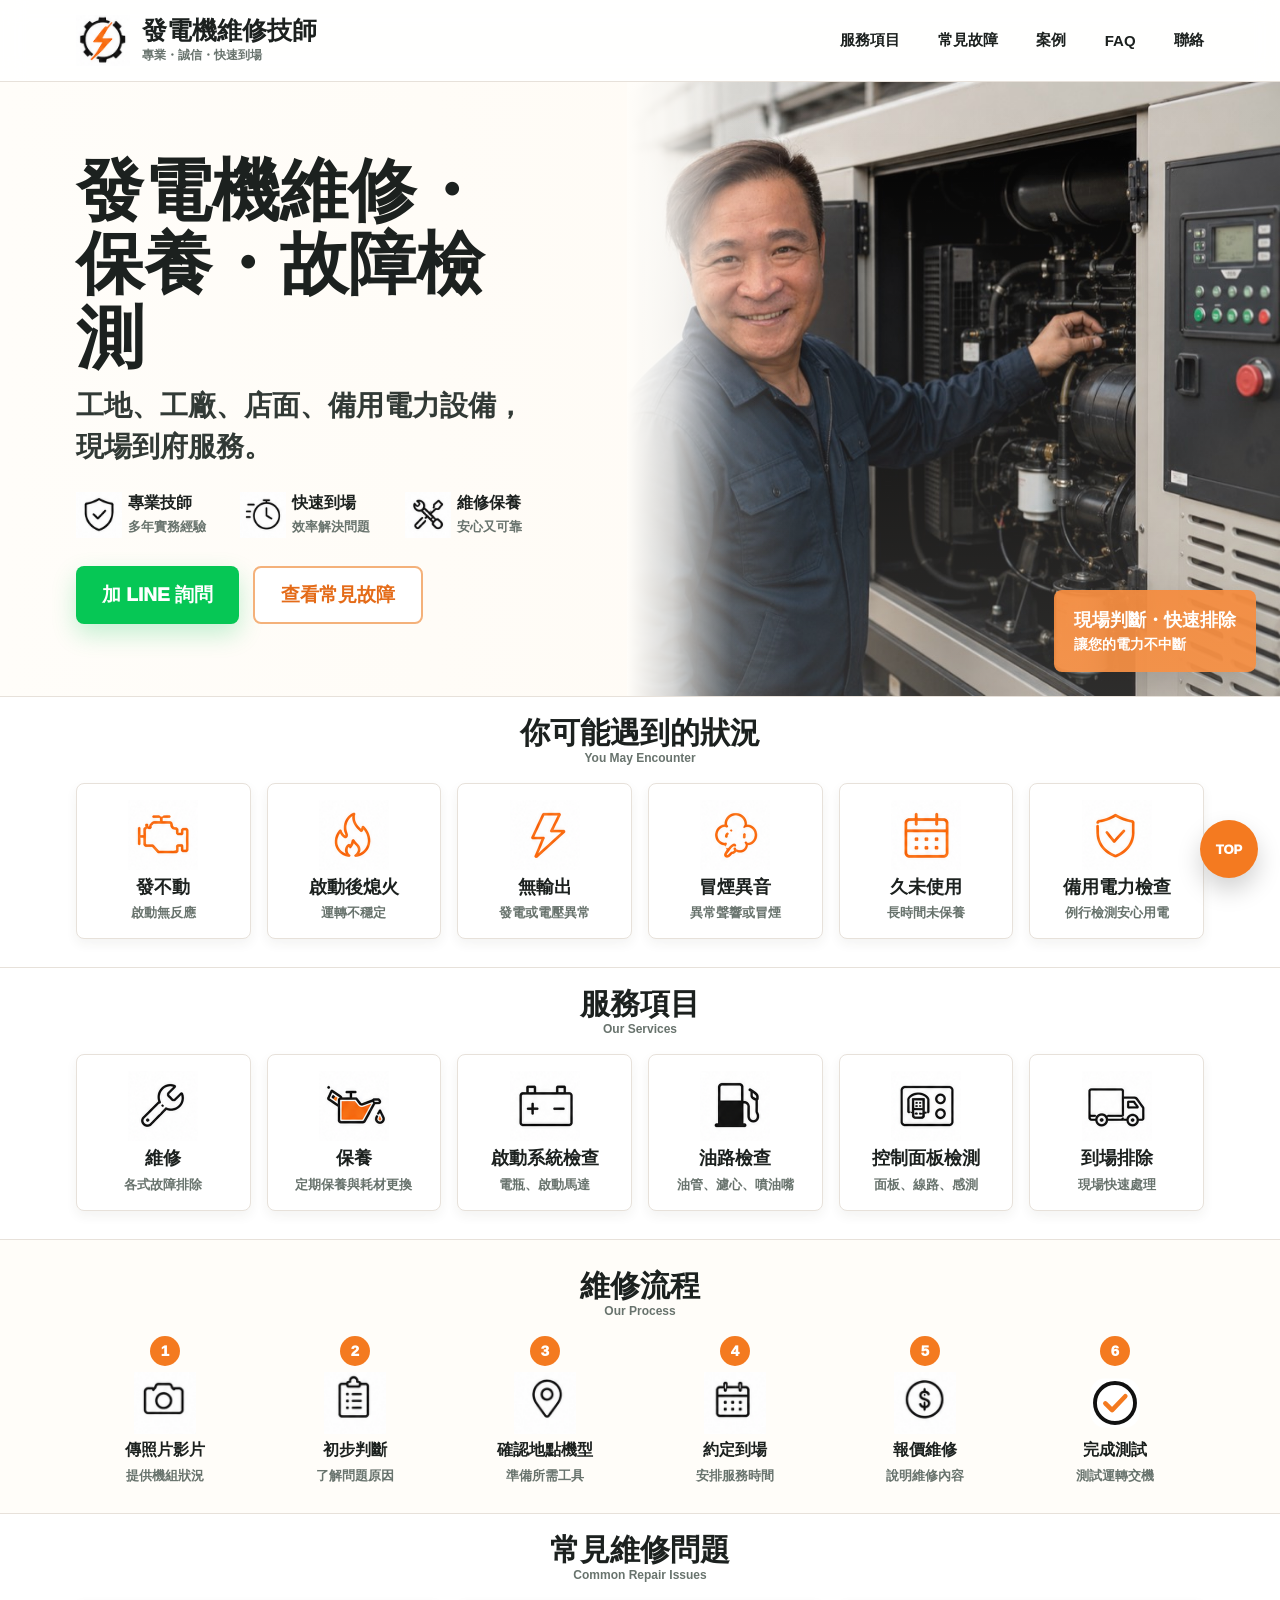
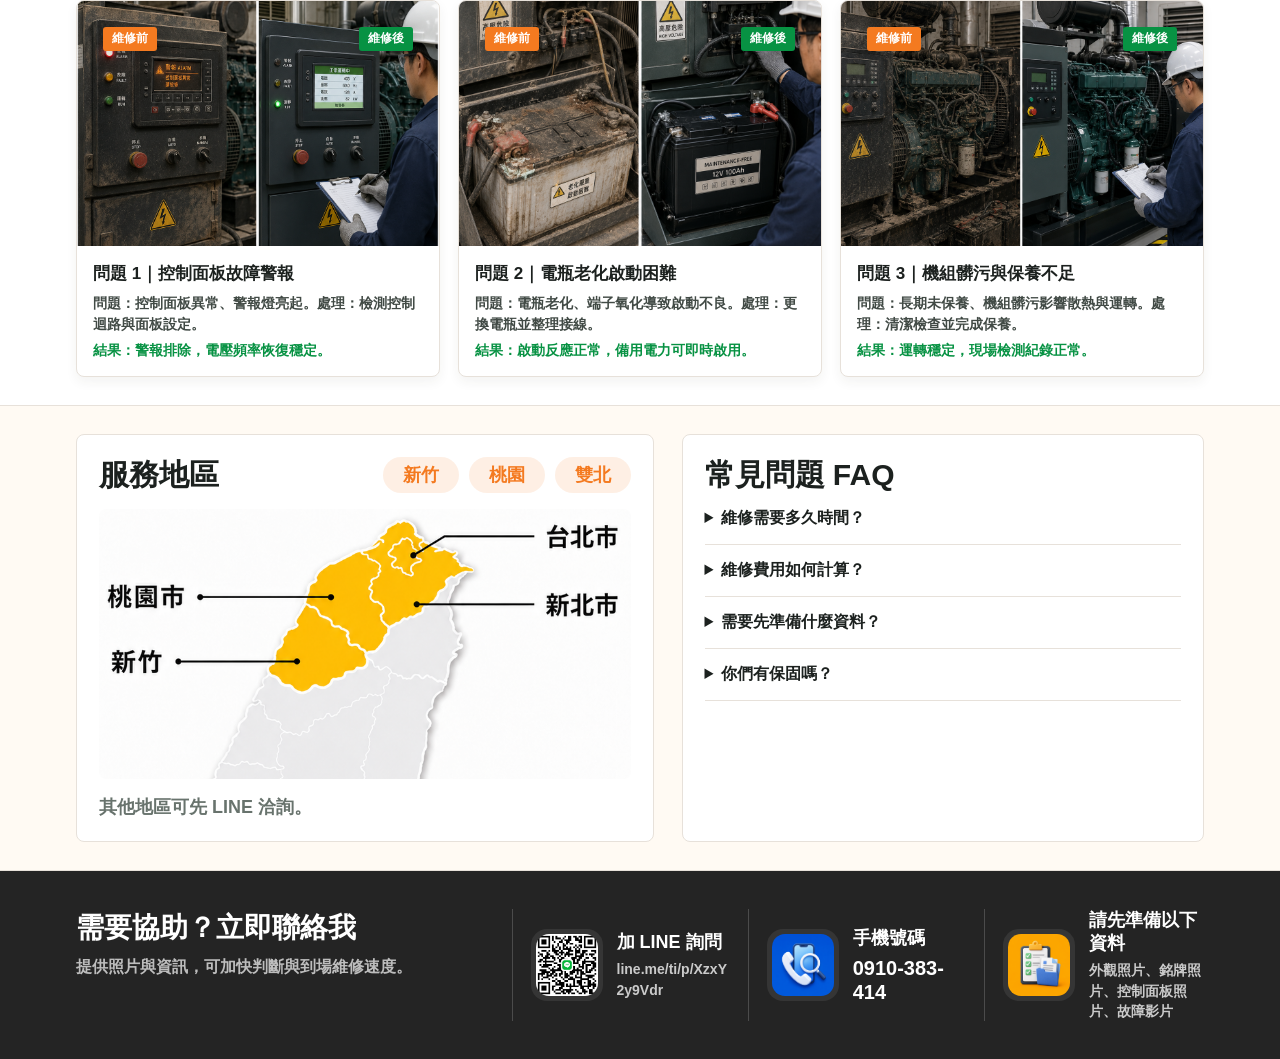
<file: index.html>
<!doctype html>
<html lang="zh-Hant">
  <head>
    <meta charset="utf-8">
    <meta name="viewport" content="width=device-width, initial-scale=1">
    <title>發電機維修技師</title>
    <link rel="stylesheet" href="styles.css">
  </head>
  <body>
    <header class="site-header">
      <a class="brand" href="#top" aria-label="回到首頁">
        <img class="brand-mark" src="logo.png" alt="">
        <span>
          <strong>發電機維修技師</strong>
          <small>專業・誠信・快速到場</small>
        </span>
      </a>
      <nav aria-label="主要導覽">
        <a href="#services">服務項目</a>
        <a href="#issues">常見故障</a>
        <a href="#cases">案例</a>
        <a href="#faq">FAQ</a>
        <a href="#contact">聯絡</a>
      </nav>
    </header>

    <main id="top">
      <section class="hero">
        <div class="hero-copy">
          <h1>發電機維修・保養・故障檢測</h1>
          <p class="lead">工地、工廠、店面、備用電力設備，現場到府服務。</p>

          <div class="trust-row" aria-label="服務特色">
            <div>
              <span class="sheet-icon icon-02" aria-hidden="true"></span>
              <strong>專業技師</strong>
              <small>多年實務經驗</small>
            </div>
            <div>
              <span class="sheet-icon icon-03" aria-hidden="true"></span>
              <strong>快速到場</strong>
              <small>效率解決問題</small>
            </div>
            <div>
              <span class="sheet-icon icon-04" aria-hidden="true"></span>
              <strong>維修保養</strong>
              <small>安心又可靠</small>
            </div>
          </div>

          <div class="hero-actions">
            <a class="line-button" href="https://line.me/ti/p/XzxY2y9Vdr">加 LINE 詢問</a>
            <a class="outline-button" href="#issues">查看常見故障</a>
          </div>
        </div>

        <div class="hero-media">
          <img src="hero-technician.jpg" alt="發電機維修技師現場檢查設備">
          <div class="hero-badge">
            <strong>現場判斷・快速排除</strong>
            <span>讓您的電力不中斷</span>
          </div>
        </div>
      </section>

      <section id="issues" class="section compact-section">
        <div class="section-title">
          <h2>你可能遇到的狀況</h2>
          <p>You May Encounter</p>
        </div>
        <div class="icon-grid six">
          <article><span class="sheet-icon icon-08" aria-hidden="true"></span><strong>發不動</strong><small>啟動無反應</small></article>
          <article><span class="sheet-icon icon-09" aria-hidden="true"></span><strong>啟動後熄火</strong><small>運轉不穩定</small></article>
          <article><span class="sheet-icon icon-10" aria-hidden="true"></span><strong>無輸出</strong><small>發電或電壓異常</small></article>
          <article><span class="sheet-icon icon-11" aria-hidden="true"></span><strong>冒煙異音</strong><small>異常聲響或冒煙</small></article>
          <article><span class="sheet-icon icon-12" aria-hidden="true"></span><strong>久未使用</strong><small>長時間未保養</small></article>
          <article><span class="sheet-icon icon-13" aria-hidden="true"></span><strong>備用電力檢查</strong><small>例行檢測安心用電</small></article>
        </div>
      </section>

      <section id="services" class="section compact-section">
        <div class="section-title">
          <h2>服務項目</h2>
          <p>Our Services</p>
        </div>
        <div class="icon-grid six">
          <article><span class="sheet-icon icon-14" aria-hidden="true"></span><strong>維修</strong><small>各式故障排除</small></article>
          <article><span class="sheet-icon icon-15" aria-hidden="true"></span><strong>保養</strong><small>定期保養與耗材更換</small></article>
          <article><span class="sheet-icon icon-16" aria-hidden="true"></span><strong>啟動系統檢查</strong><small>電瓶、啟動馬達</small></article>
          <article><span class="sheet-icon icon-17" aria-hidden="true"></span><strong>油路檢查</strong><small>油管、濾心、噴油嘴</small></article>
          <article><span class="sheet-icon icon-18" aria-hidden="true"></span><strong>控制面板檢測</strong><small>面板、線路、感測</small></article>
          <article><span class="sheet-icon icon-19" aria-hidden="true"></span><strong>到場排除</strong><small>現場快速處理</small></article>
        </div>
      </section>

      <section class="process">
        <div class="section-title">
          <h2>維修流程</h2>
          <p>Our Process</p>
        </div>
        <ol class="steps">
          <li><span class="step-number">1</span><i class="sheet-icon icon-20" aria-hidden="true"></i><strong>傳照片影片</strong><small>提供機組狀況</small></li>
          <li><span class="step-number">2</span><i class="sheet-icon icon-21" aria-hidden="true"></i><strong>初步判斷</strong><small>了解問題原因</small></li>
          <li><span class="step-number">3</span><i class="sheet-icon icon-22" aria-hidden="true"></i><strong>確認地點機型</strong><small>準備所需工具</small></li>
          <li><span class="step-number">4</span><i class="sheet-icon icon-23" aria-hidden="true"></i><strong>約定到場</strong><small>安排服務時間</small></li>
          <li><span class="step-number">5</span><i class="sheet-icon icon-24" aria-hidden="true"></i><strong>報價維修</strong><small>說明維修內容</small></li>
          <li><span class="step-number">6</span><img class="step-icon-img" src="icon-complete-test.svg" alt=""><strong>完成測試</strong><small>測試運轉交機</small></li>
        </ol>
      </section>

      <section id="cases" class="section compact-section">
        <div class="section-title">
          <h2>常見維修問題</h2>
          <p>Common Repair Issues</p>
        </div>
        <div class="case-grid">
          <article>
            <img class="case-photo" src="case-01.png" alt="控制面板故障維修前後案例">
            <div class="case-split-labels" aria-hidden="true">
              <span class="case-label before">維修前</span>
              <span class="case-label after">維修後</span>
            </div>
            <div>
              <strong>問題 1｜控制面板故障警報</strong>
              <p>問題：控制面板異常、警報燈亮起。處理：檢測控制迴路與面板設定。</p>
              <small>結果：警報排除，電壓頻率恢復穩定。</small>
            </div>
          </article>
          <article>
            <img class="case-photo" src="case-02.png" alt="發電機電瓶更換維修前後案例">
            <div class="case-split-labels" aria-hidden="true">
              <span class="case-label before">維修前</span>
              <span class="case-label after">維修後</span>
            </div>
            <div>
              <strong>問題 2｜電瓶老化啟動困難</strong>
              <p>問題：電瓶老化、端子氧化導致啟動不良。處理：更換電瓶並整理接線。</p>
              <small>結果：啟動反應正常，備用電力可即時啟用。</small>
            </div>
          </article>
          <article>
            <img class="case-photo" src="case-03.png" alt="發電機機組保養維修前後案例">
            <div class="case-split-labels" aria-hidden="true">
              <span class="case-label before">維修前</span>
              <span class="case-label after">維修後</span>
            </div>
            <div>
              <strong>問題 3｜機組髒污與保養不足</strong>
              <p>問題：長期未保養、機組髒污影響散熱與運轉。處理：清潔檢查並完成保養。</p>
              <small>結果：運轉穩定，現場檢測紀錄正常。</small>
            </div>
          </article>
        </div>
      </section>

      <section class="info-row">
        <div class="service-area">
          <div class="area-copy">
            <h2>服務地區</h2>
            <div class="area-chips" aria-label="服務地區列表">
              <span>新竹</span>
              <span>桃園</span>
              <span>雙北</span>
            </div>
          </div>
          <img src="service-area-map.png" alt="服務地區地圖：新竹、桃園市、台北市、新北市">
          <p>其他地區可先 LINE 洽詢。</p>
        </div>
        <div id="faq" class="faq">
          <h2>常見問題 FAQ</h2>
          <details>
            <summary>維修需要多久時間？</summary>
            <p>依故障狀況而定，建議先傳照片、影片與機型資訊，方便初步判斷。</p>
          </details>
          <details>
            <summary>維修費用如何計算？</summary>
            <p>會依到場地點、檢測項目、耗材與維修內容報價。</p>
          </details>
          <details>
            <summary>需要先準備什麼資料？</summary>
            <p>請準備外觀照片、控制面板照片、銘牌照片與故障影片。</p>
          </details>
          <details>
            <summary>你們有保固嗎？</summary>
            <p>依維修項目與更換零件提供說明。</p>
          </details>
        </div>
      </section>
    </main>

    <footer id="contact" class="contact-footer">
      <div class="footer-intro">
        <h2>需要協助？立即聯絡我</h2>
        <p>提供照片與資訊，可加快判斷與到場維修速度。</p>
      </div>
      <div class="footer-actions" aria-label="聯絡與準備資料">
        <a class="footer-card footer-line" href="https://line.me/ti/p/XzxY2y9Vdr">
          <span class="footer-icon-frame">
            <img src="line-qr.jpg" alt="LINE QR code">
          </span>
          <span class="footer-card-copy">
          <strong>加 LINE 詢問</strong>
          <small>line.me/ti/p/XzxY2y9Vdr</small>
          </span>
        </a>
        <a class="footer-card footer-phone" href="tel:0910383414">
          <span class="footer-icon-frame">
            <img src="icon-phone-search.png" alt="">
          </span>
          <span class="footer-card-copy">
            <strong>手機號碼</strong>
            <small>0910-383-414</small>
          </span>
        </a>
        <div class="footer-card checklist">
          <span class="footer-icon-frame">
            <img src="icon-prepare-docs.png" alt="">
          </span>
          <span class="footer-card-copy">
            <strong>請先準備以下資料</strong>
            <small>外觀照片、銘牌照片、控制面板照片、故障影片</small>
          </span>
        </div>
      </div>
    </footer>
    <a class="top-button" href="#top" aria-label="回到最上方">TOP</a>
  </body>
</html>
</file>
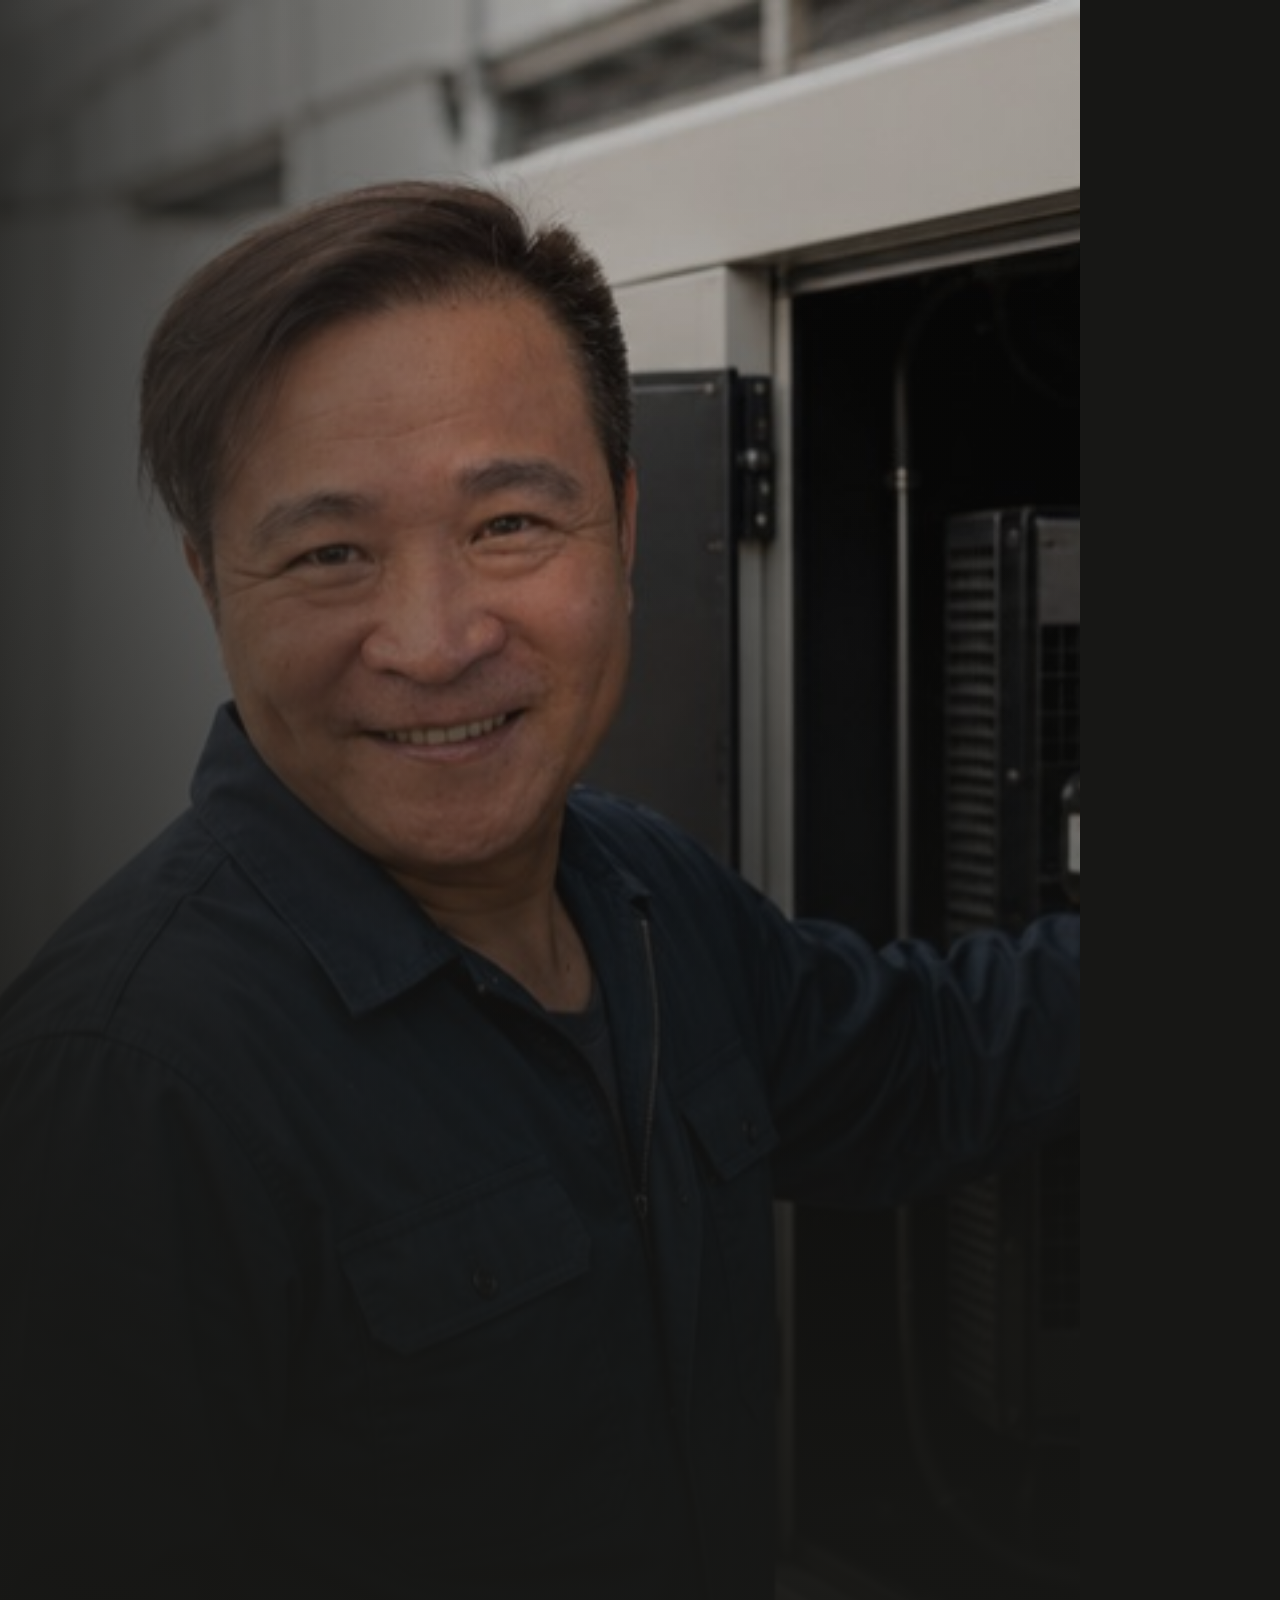
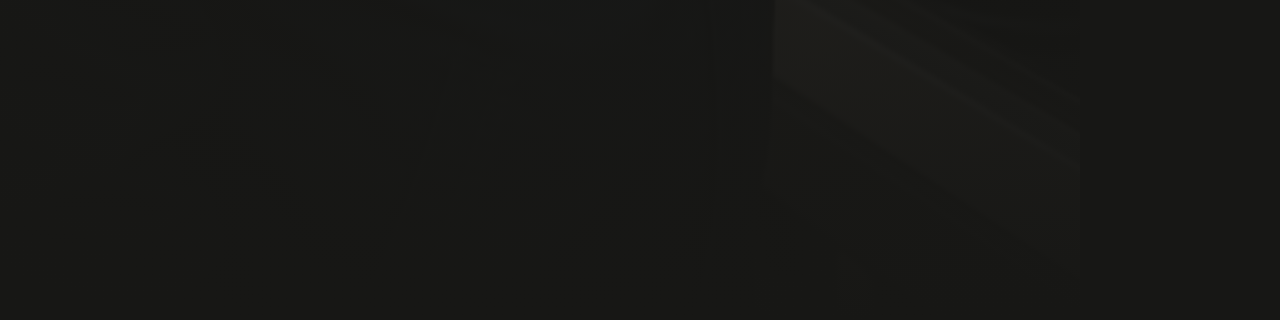
<file: ad-video/index.html>
<!doctype html>
<html lang="zh-Hant">
  <head>
    <meta charset="utf-8">
    <meta name="viewport" content="width=1080, initial-scale=1">
    <title>發電機維修廣告</title>
    <script src="gsap.min.js"></script>
    <style>
      * {
        box-sizing: border-box;
      }

      html,
      body {
        margin: 0;
        width: 1080px;
        height: 1920px;
        overflow: hidden;
        background: #171715;
        color: #fff7ec;
        font-family: "PingFang TC", "Microsoft JhengHei", sans-serif;
      }

      #generator-repair-ad {
        position: relative;
        width: 1080px;
        height: 1920px;
        overflow: hidden;
        background: #171715;
      }

      .scene {
        position: absolute;
        inset: 0;
        width: 1080px;
        height: 1920px;
        overflow: hidden;
        background: #171715;
      }

      .scene:not(#scene-1) {
        opacity: 0;
      }

      .scene-content {
        position: relative;
        z-index: 4;
        width: 100%;
        height: 100%;
        display: flex;
        flex-direction: column;
        padding: 112px 78px 96px;
        gap: 34px;
      }

      .bg-word {
        position: absolute;
        z-index: 1;
        left: -46px;
        bottom: 80px;
        color: rgba(255, 247, 236, 0.055);
        font-family: "Arial Black", "PingFang TC", sans-serif;
        font-size: 190px;
        line-height: 0.86;
        letter-spacing: 0;
        writing-mode: vertical-rl;
        pointer-events: none;
      }

      .glow {
        position: absolute;
        z-index: 1;
        width: 620px;
        height: 620px;
        border-radius: 999px;
        background: radial-gradient(circle, rgba(244, 122, 32, 0.34), rgba(244, 122, 32, 0));
        filter: blur(4px);
        pointer-events: none;
      }

      .glow.green {
        background: radial-gradient(circle, rgba(6, 199, 85, 0.28), rgba(6, 199, 85, 0));
      }

      .eyebrow {
        width: fit-content;
        padding: 13px 22px;
        border: 2px solid rgba(244, 122, 32, 0.85);
        border-radius: 999px;
        color: #ffb06f;
        font-size: 32px;
        font-weight: 950;
      }

      .headline {
        margin: 0;
        max-width: 920px;
        font-family: "Arial Black", "PingFang TC", sans-serif;
        font-size: 104px;
        line-height: 1.02;
        letter-spacing: 0;
      }

      .headline .orange {
        color: #f47a20;
      }

      .subline {
        margin: 0;
        max-width: 850px;
        color: #e8ded1;
        font-size: 43px;
        font-weight: 850;
        line-height: 1.32;
      }

      .hero-photo {
        position: absolute;
        inset: 0;
        z-index: 2;
      }

      .hero-photo img {
        width: 100%;
        height: 100%;
        object-fit: cover;
        object-position: 58% center;
      }

      .hero-photo::after {
        content: "";
        position: absolute;
        inset: 0;
        background:
          linear-gradient(180deg, rgba(23, 23, 21, 0.06) 0%, rgba(23, 23, 21, 0.12) 28%, rgba(23, 23, 21, 0.92) 79%, #171715 100%),
          linear-gradient(90deg, rgba(23, 23, 21, 0.86) 0%, rgba(23, 23, 21, 0.22) 52%, rgba(23, 23, 21, 0.2) 100%);
      }

      .brand-strip {
        margin-top: auto;
        display: flex;
        align-items: center;
        gap: 18px;
        padding: 20px 24px;
        width: fit-content;
        border-radius: 24px;
        background: rgba(255, 250, 243, 0.92);
        color: #171715;
        box-shadow: 0 26px 80px rgba(0, 0, 0, 0.38);
      }

      .brand-strip img {
        width: 86px;
        height: 86px;
        object-fit: contain;
      }

      .brand-strip strong {
        display: block;
        font-size: 34px;
        font-weight: 950;
      }

      .brand-strip small {
        display: block;
        margin-top: 4px;
        color: #6d645c;
        font-size: 22px;
        font-weight: 850;
      }

      .problem-list {
        display: grid;
        grid-template-columns: 1fr 1fr;
        gap: 22px;
        margin-top: 420px;
      }

      .problem {
        min-height: 184px;
        display: flex;
        flex-direction: column;
        justify-content: space-between;
        padding: 28px;
        border: 1px solid rgba(255, 250, 243, 0.13);
        border-radius: 24px;
        background: #242321;
        box-shadow: inset 0 0 0 1px rgba(244, 122, 32, 0.08);
      }

      .problem strong {
        color: #fff7ec;
        font-size: 41px;
        font-weight: 950;
        line-height: 1.08;
      }

      .problem small {
        color: #f47a20;
        font-size: 25px;
        font-weight: 900;
      }

      .case-stack {
        display: grid;
        gap: 22px;
        margin-top: 10px;
      }

      .case-card {
        position: relative;
        height: 378px;
        overflow: hidden;
        border-radius: 28px;
        border: 1px solid rgba(255, 250, 243, 0.13);
        background: #242321;
        box-shadow: 0 24px 60px rgba(0, 0, 0, 0.3);
      }

      .case-card img {
        width: 100%;
        height: 100%;
        object-fit: cover;
      }

      .case-card::after {
        content: "";
        position: absolute;
        inset: 0;
        background: linear-gradient(180deg, rgba(0, 0, 0, 0) 48%, rgba(0, 0, 0, 0.7) 100%);
      }

      .case-tags {
        position: absolute;
        z-index: 3;
        top: 18px;
        left: 18px;
        right: 18px;
        display: flex;
        justify-content: space-between;
      }

      .case-tags span {
        min-width: 108px;
        padding: 9px 15px;
        border-radius: 10px;
        color: #fffaf3;
        font-size: 25px;
        font-weight: 950;
        text-align: center;
      }

      .case-tags .before {
        background: #f47a20;
      }

      .case-tags .after {
        background: #06c755;
      }

      .case-title {
        position: absolute;
        z-index: 3;
        left: 24px;
        bottom: 22px;
        right: 24px;
        font-size: 32px;
        font-weight: 950;
      }

      .area-map {
        margin-top: 260px;
        padding: 24px;
        border-radius: 30px;
        background: #fffaf3;
        box-shadow: 0 28px 70px rgba(0, 0, 0, 0.36);
      }

      .area-map img {
        width: 100%;
        display: block;
        border-radius: 18px;
      }

      .area-chips {
        display: flex;
        gap: 18px;
        flex-wrap: wrap;
      }

      .area-chips span {
        padding: 17px 27px;
        border-radius: 999px;
        background: #fffaf3;
        color: #171715;
        font-size: 38px;
        font-weight: 950;
      }

      .cta-grid {
        display: grid;
        grid-template-columns: 300px 1fr;
        gap: 30px;
        align-items: center;
        margin-top: 460px;
        padding: 30px;
        border-radius: 34px;
        background: #fffaf3;
        color: #171715;
        box-shadow: 0 28px 80px rgba(0, 0, 0, 0.42);
      }

      .cta-grid img {
        width: 300px;
        height: 300px;
        object-fit: cover;
        border-radius: 22px;
      }

      .cta-copy {
        display: grid;
        gap: 18px;
      }

      .cta-copy strong {
        color: #06a947;
        font-size: 48px;
        font-weight: 950;
        line-height: 1.1;
      }

      .phone {
        display: block;
        color: #171715;
        font-family: "Menlo", monospace;
        font-size: 45px;
        font-weight: 900;
        letter-spacing: 0;
        font-variant-numeric: tabular-nums;
      }

      .docs {
        margin: 0;
        color: #4f4842;
        font-size: 28px;
        font-weight: 850;
        line-height: 1.36;
      }

      .bottom-logo {
        position: absolute;
        z-index: 5;
        right: 70px;
        bottom: 72px;
        width: 118px;
        height: auto;
        filter: drop-shadow(0 18px 22px rgba(0, 0, 0, 0.34));
      }

      .transition-band {
        position: absolute;
        z-index: 30;
        inset: 0;
        transform: translateY(110%);
        background: #f47a20;
        pointer-events: none;
      }

      .transition-band.green {
        background: #06c755;
      }
    </style>
  </head>
  <body>
    <div
      id="generator-repair-ad"
      data-composition-id="generator-repair-ad"
      data-start="0"
      data-duration="15"
      data-width="1080"
      data-height="1920"
    >
      <section id="scene-1" class="scene">
        <div class="hero-photo">
          <img src="../hero-technician.jpg" alt="發電機維修技師">
        </div>
        <div class="glow" style="right:-240px; top:140px;"></div>
        <div class="bg-word">POWER</div>
        <div class="scene-content">
          <div class="eyebrow">現場到府服務</div>
          <h1 class="headline">發電機故障<br><span class="orange">不用慌</span></h1>
          <p class="subline">維修・保養・故障檢測，一次協助判斷。</p>
          <div class="brand-strip">
            <img src="../logo.png" alt="">
            <span>
              <strong>發電機維修技師</strong>
              <small>專業・誠信・快速到場</small>
            </span>
          </div>
        </div>
      </section>

      <section id="scene-2" class="scene">
        <div class="glow" style="left:-250px; top:120px;"></div>
        <div class="glow green" style="right:-280px; bottom:120px;"></div>
        <div class="bg-word">ALARM</div>
        <div class="scene-content">
          <div class="eyebrow">常見故障</div>
          <h2 class="headline">這些狀況<br><span class="orange">都能檢查</span></h2>
          <div class="problem-list">
            <div class="problem"><strong>發不動</strong><small>啟動無反應</small></div>
            <div class="problem"><strong>啟動後熄火</strong><small>運轉不穩</small></div>
            <div class="problem"><strong>無輸出</strong><small>電壓異常</small></div>
            <div class="problem"><strong>冒煙異音</strong><small>現場檢測</small></div>
          </div>
        </div>
      </section>

      <section id="scene-3" class="scene">
        <div class="glow" style="right:-250px; top:50px;"></div>
        <div class="scene-content">
          <div class="eyebrow">維修前後</div>
          <h2 class="headline">問題找出來<br><span class="orange">處理到穩定</span></h2>
          <div class="case-stack">
            <article class="case-card">
              <img src="../case-01.png" alt="控制面板維修前後">
              <div class="case-tags"><span class="before">維修前</span><span class="after">維修後</span></div>
              <div class="case-title">控制面板警報・電壓頻率恢復</div>
            </article>
            <article class="case-card">
              <img src="../case-02.png" alt="電瓶更換前後">
              <div class="case-tags"><span class="before">維修前</span><span class="after">維修後</span></div>
              <div class="case-title">電瓶老化・啟動系統整理</div>
            </article>
            <article class="case-card">
              <img src="../case-03.png" alt="機組保養前後">
              <div class="case-tags"><span class="before">維修前</span><span class="after">維修後</span></div>
              <div class="case-title">機組髒污・保養後穩定運轉</div>
            </article>
          </div>
        </div>
      </section>

      <section id="scene-4" class="scene">
        <div class="glow green" style="left:-230px; bottom:90px;"></div>
        <div class="scene-content">
          <div class="eyebrow">服務地區</div>
          <h2 class="headline">新竹・桃園<br><span class="orange">雙北</span></h2>
          <div class="area-chips">
            <span>工地</span>
            <span>工廠</span>
            <span>店面</span>
            <span>備用電力</span>
          </div>
          <div class="area-map">
            <img src="../service-area-map.png" alt="服務地區地圖">
          </div>
        </div>
      </section>

      <section id="scene-5" class="scene">
        <div class="glow green" style="right:-210px; top:180px;"></div>
        <div class="bg-word">LINE</div>
        <div class="scene-content">
          <div class="eyebrow">立即聯絡</div>
          <h2 class="headline">加 LINE 傳照片<br><span class="orange">快速判斷</span></h2>
          <p class="subline">沒有 LINE ID，請用手機號碼搜尋。</p>
          <div class="cta-grid">
            <img src="../line-qr.jpg" alt="LINE QR code">
            <div class="cta-copy">
              <strong>免費通話・免費傳訊</strong>
              <span class="phone">0910-383-414</span>
              <p class="docs">先準備：外觀照片、銘牌照片、控制面板照片、故障影片。</p>
            </div>
          </div>
          <img class="bottom-logo" src="../logo.png" alt="">
        </div>
      </section>

      <div id="band-orange" class="transition-band"></div>
      <div id="band-green" class="transition-band green"></div>
    </div>

    <script>
      window.__timelines = window.__timelines || {};

      var tl = gsap.timeline({ paused: true });
      var scenes = ["#scene-1", "#scene-2", "#scene-3", "#scene-4", "#scene-5"];

      function addFrom(selector, vars, time) {
        if (document.querySelector(selector)) {
          tl.from(selector, vars, time);
        }
      }

      function enterScene(scene, t) {
        addFrom(scene + " .eyebrow", { y: -28, opacity: 0, duration: 0.42, ease: "power3.out" }, t + 0.18);
        addFrom(scene + " .headline", { x: -52, opacity: 0, scale: 0.985, duration: 0.58, ease: "expo.out" }, t + 0.32);
        addFrom(scene + " .subline", { y: 38, opacity: 0, duration: 0.46, ease: "sine.out" }, t + 0.68);
      }

      function verticalReveal(nextScene, band, t) {
        tl.set(nextScene, { opacity: 1, zIndex: 8 }, t);
        tl.set(band, { y: "110%", zIndex: 30 }, t);
        tl.to(band, { y: "0%", duration: 0.26, ease: "power4.inOut" }, t);
        tl.fromTo(nextScene, { y: 92, filter: "brightness(0.8)" }, { y: 0, filter: "brightness(1)", duration: 0.52, ease: "power3.out" }, t + 0.18);
        tl.to(band, { y: "-110%", duration: 0.32, ease: "power4.inOut" }, t + 0.32);
      }

      tl.set(scenes, { zIndex: 1 });
      tl.set("#scene-1", { opacity: 1, zIndex: 5 });

      enterScene("#scene-1", 0);
      tl.from("#scene-1 .brand-strip", { y: 54, opacity: 0, scale: 0.96, duration: 0.58, ease: "back.out(1.3)" }, 1.08);
      tl.to("#scene-1 .hero-photo img", { scale: 1.045, duration: 3.1, ease: "sine.inOut" }, 0);

      verticalReveal("#scene-2", "#band-orange", 3.0);
      enterScene("#scene-2", 3.0);
      tl.from("#scene-2 .problem", { opacity: 0, y: 54, scale: 0.95, duration: 0.48, ease: "back.out(1.15)", stagger: 0.08 }, 4.02);
      tl.to("#scene-2 .glow", { scale: 1.08, duration: 2.7, ease: "sine.inOut" }, 3.2);

      verticalReveal("#scene-3", "#band-green", 6.0);
      enterScene("#scene-3", 6.0);
      tl.from("#scene-3 .case-card", { opacity: 0, x: 70, rotate: 1.5, duration: 0.58, ease: "power3.out", stagger: 0.1 }, 6.95);
      tl.from("#scene-3 .case-tags span", { y: -16, opacity: 0, duration: 0.28, ease: "expo.out", stagger: 0.03 }, 7.25);

      verticalReveal("#scene-4", "#band-orange", 9.0);
      enterScene("#scene-4", 9.0);
      tl.from("#scene-4 .area-chips span", { opacity: 0, y: 34, scale: 0.92, duration: 0.36, ease: "back.out(1.5)", stagger: 0.06 }, 9.92);
      tl.from("#scene-4 .area-map", { opacity: 0, y: 60, clipPath: "inset(18% 0% 0% 0% round 30px)", duration: 0.7, ease: "power3.out" }, 10.32);

      verticalReveal("#scene-5", "#band-green", 12.0);
      enterScene("#scene-5", 12.0);
      tl.from("#scene-5 .cta-grid", { opacity: 0, y: 60, scale: 0.96, duration: 0.64, ease: "back.out(1.2)" }, 13.0);
      tl.from("#scene-5 .phone", { opacity: 0, x: -34, duration: 0.38, ease: "expo.out" }, 13.42);
      tl.from("#scene-5 .bottom-logo", { opacity: 0, scale: 0.72, rotation: -5, duration: 0.46, ease: "back.out(1.7)" }, 13.66);
      tl.to("#scene-5 .scene-content", { opacity: 0, y: -24, duration: 0.5, ease: "power2.in" }, 14.45);

      window.__timelines["generator-repair-ad"] = tl;

      var params = new URLSearchParams(window.location.search);
      var seek = params.get("seek");
      if (seek !== null) {
        tl.pause(Number(seek));
      } else if (params.get("preview") === "1") {
        tl.play(0);
      }
    </script>
  </body>
</html>
</file>
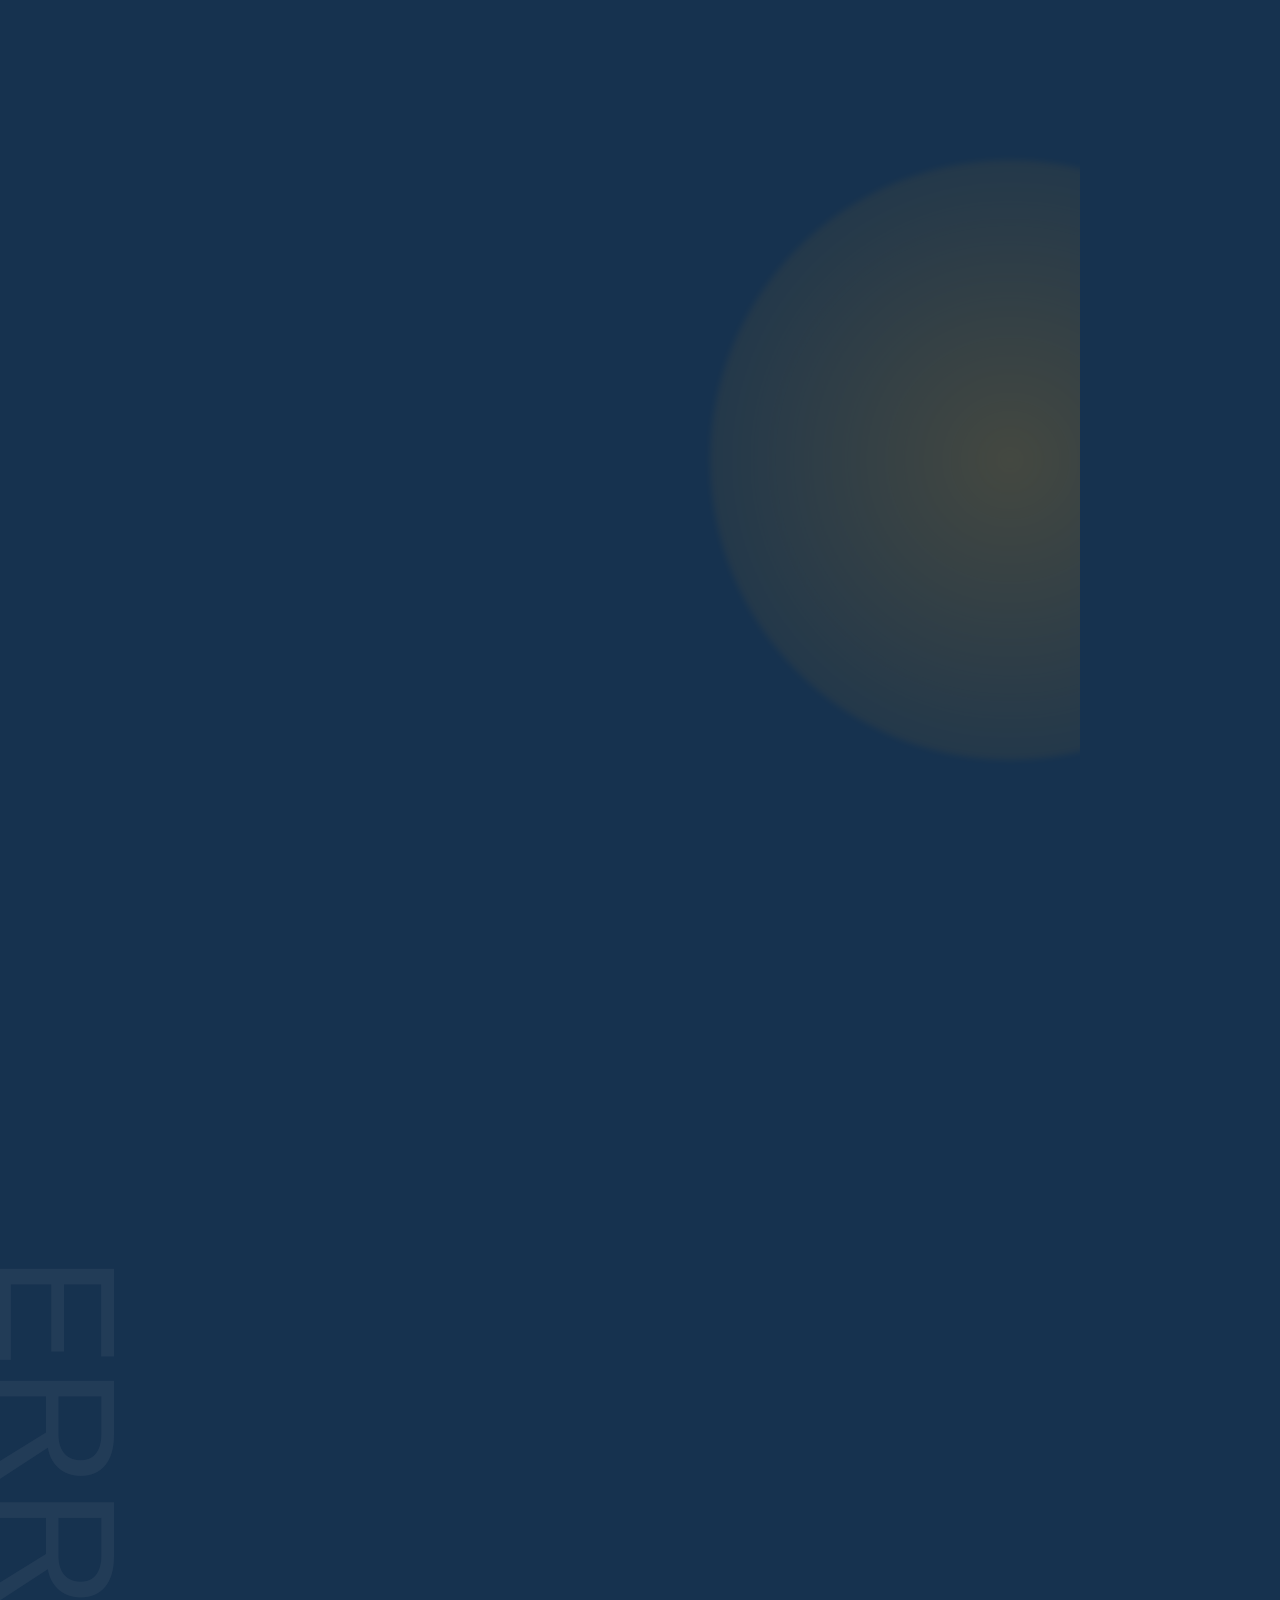
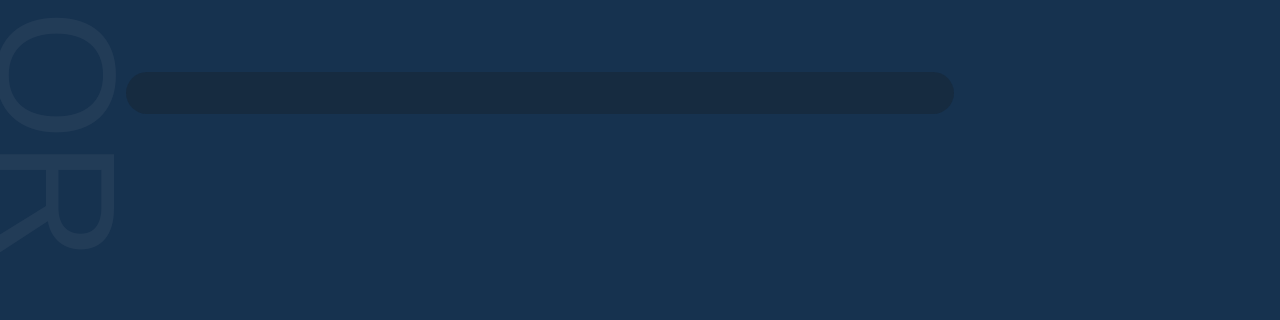
<file: generator-repair-fun-ad-video/index.html>
<!doctype html>
<html lang="zh-Hant">
  <head>
    <meta charset="utf-8">
    <meta name="viewport" content="width=1080, initial-scale=1">
    <title>專修發電機短影音廣告</title>
    <script src="gsap.min.js"></script>
    <style>
      * { box-sizing: border-box; }

      html,
      body {
        margin: 0;
        width: 1080px;
        height: 1920px;
        overflow: hidden;
        background: #16324F;
        color: #F7F3EA;
        font-family: "PingFang TC", "Microsoft JhengHei", sans-serif;
      }

      #generator-repair-fun-ad {
        position: relative;
        width: 1080px;
        height: 1920px;
        overflow: hidden;
        background: #16324F;
      }

      .scene {
        position: absolute;
        inset: 0;
        width: 1080px;
        height: 1920px;
        overflow: hidden;
        background: #16324F;
      }

      .scene:not(#scene-1) { opacity: 0; }

      .scene-content {
        position: relative;
        z-index: 5;
        width: 100%;
        height: 100%;
        padding: 92px 72px 86px;
        display: flex;
        flex-direction: column;
        gap: 28px;
      }

      .blob {
        position: absolute;
        border-radius: 999px;
        opacity: 0.28;
        filter: blur(3px);
        pointer-events: none;
      }

      .blob.orange {
        width: 600px;
        height: 600px;
        background: radial-gradient(circle, rgba(245, 158, 11, 0.74), rgba(245, 158, 11, 0));
      }

      .blob.yellow {
        width: 520px;
        height: 520px;
        background: radial-gradient(circle, rgba(255, 209, 102, 0.5), rgba(255, 209, 102, 0));
      }

      .bg-label {
        position: absolute;
        left: -20px;
        bottom: 58px;
        color: rgba(247, 243, 234, 0.055);
        font-family: "Arial Black", "PingFang TC", sans-serif;
        font-size: 168px;
        line-height: 0.9;
        letter-spacing: 0;
        writing-mode: vertical-rl;
        pointer-events: none;
      }

      .kicker {
        width: fit-content;
        padding: 13px 22px;
        border: 2px solid rgba(255, 209, 102, 0.72);
        border-radius: 999px;
        color: #FFD166;
        background: rgba(23, 23, 23, 0.18);
        font-size: 30px;
        font-weight: 950;
      }

      .title {
        margin: 0;
        max-width: 900px;
        font-family: "Arial Black", "PingFang TC", sans-serif;
        font-size: 84px;
        line-height: 1.03;
        letter-spacing: 0;
      }

      .title .accent {
        display: block;
        color: #F59E0B;
      }

      .subtitle {
        margin: 0;
        max-width: 900px;
        color: #F7F3EA;
        font-size: 39px;
        font-weight: 850;
        line-height: 1.35;
      }

      .stage {
        position: relative;
        flex: 1;
        min-height: 0;
      }

      .floor {
        position: absolute;
        left: 54px;
        right: 54px;
        bottom: 120px;
        height: 42px;
        border-radius: 999px;
        background: rgba(23, 23, 23, 0.26);
      }

      .generator {
        position: absolute;
        left: 232px;
        bottom: 210px;
        width: 545px;
        height: 385px;
      }

      .gen-frame {
        position: absolute;
        inset: 42px 20px 38px;
        border: 18px solid #171717;
        border-radius: 52px;
        background: #3F4652;
        box-shadow: inset 0 -28px 0 rgba(0, 0, 0, 0.18), 0 28px 45px rgba(0, 0, 0, 0.25);
      }

      .gen-panel {
        position: absolute;
        right: 58px;
        top: 94px;
        width: 170px;
        height: 128px;
        border: 8px solid #171717;
        border-radius: 18px;
        background: #24303c;
      }

      .meter {
        position: absolute;
        left: 22px;
        top: 22px;
        width: 66px;
        height: 42px;
        border-radius: 8px;
        background: #FFD166;
      }

      .needle {
        position: absolute;
        left: 38px;
        top: 76px;
        width: 82px;
        height: 8px;
        border-radius: 999px;
        background: #F7F3EA;
        transform-origin: 10px 50%;
        transform: rotate(-15deg);
      }

      .warning-light {
        position: absolute;
        right: 32px;
        bottom: 24px;
        width: 36px;
        height: 36px;
        border-radius: 999px;
        background: #F59E0B;
        box-shadow: 0 0 24px rgba(245, 158, 11, 0.8);
      }

      .gen-wheel {
        position: absolute;
        bottom: 0;
        width: 94px;
        height: 94px;
        border: 16px solid #171717;
        border-radius: 999px;
        background: #3F4652;
      }

      .gen-wheel.left { left: 72px; }
      .gen-wheel.right { right: 72px; }

      .gen-face {
        position: absolute;
        left: 98px;
        top: 112px;
        width: 154px;
        height: 96px;
      }

      .eye {
        position: absolute;
        top: 10px;
        width: 24px;
        height: 24px;
        border-radius: 999px;
        background: #171717;
      }

      .eye.left { left: 28px; }
      .eye.right { right: 28px; }

      .mouth {
        position: absolute;
        left: 42px;
        bottom: 12px;
        width: 70px;
        height: 22px;
        border: 8px solid #171717;
        border-top: 0;
        border-radius: 0 0 40px 40px;
      }

      .mouth.bad {
        border-top: 8px solid #171717;
        border-bottom: 0;
        border-radius: 40px 40px 0 0;
      }

      .smoke {
        position: absolute;
        width: 74px;
        height: 74px;
        border-radius: 999px;
        background: rgba(229, 231, 235, 0.75);
        filter: blur(1px);
      }

      .smoke.s1 { left: 658px; bottom: 522px; }
      .smoke.s2 { left: 714px; bottom: 592px; transform: scale(0.72); }
      .smoke.s3 { left: 632px; bottom: 625px; transform: scale(0.52); }

      .spark {
        position: absolute;
        width: 92px;
        height: 92px;
        color: #FFD166;
      }

      .spark::before,
      .spark::after {
        content: "";
        position: absolute;
        left: 42px;
        top: 10px;
        width: 9px;
        height: 74px;
        border-radius: 999px;
        background: currentColor;
      }

      .spark::after { transform: rotate(90deg); }

      .spark.a { left: 752px; bottom: 424px; transform: rotate(20deg); }
      .spark.b { left: 165px; bottom: 390px; transform: rotate(-28deg) scale(0.72); }

      .sound-word {
        position: absolute;
        color: #FFD166;
        font-size: 42px;
        font-weight: 950;
      }

      .sound-word.one { left: 115px; bottom: 600px; transform: rotate(-10deg); }
      .sound-word.two { right: 98px; bottom: 700px; transform: rotate(8deg); }

      .person {
        position: absolute;
        width: 220px;
        height: 410px;
      }

      .person .head {
        position: absolute;
        left: 62px;
        top: 0;
        width: 104px;
        height: 104px;
        border-radius: 45% 45% 48% 48%;
        background: #FFD166;
        border: 8px solid #171717;
      }

      .person .hair {
        position: absolute;
        left: 54px;
        top: -8px;
        width: 120px;
        height: 52px;
        border-radius: 70px 70px 18px 18px;
        background: #171717;
      }

      .person .body {
        position: absolute;
        left: 40px;
        top: 108px;
        width: 142px;
        height: 174px;
        border-radius: 34px;
        background: #F59E0B;
        border: 8px solid #171717;
      }

      .person .arm,
      .person .leg {
        position: absolute;
        border-radius: 999px;
        background: #FFD166;
        border: 8px solid #171717;
      }

      .person .arm.left { left: 8px; top: 146px; width: 92px; height: 38px; transform: rotate(35deg); }
      .person .arm.right { right: 8px; top: 134px; width: 92px; height: 38px; transform: rotate(-42deg); }
      .person .leg.left { left: 54px; top: 270px; width: 38px; height: 122px; }
      .person .leg.right { right: 54px; top: 270px; width: 38px; height: 122px; }

      .question-bubble,
      .phone-bubble {
        position: absolute;
        padding: 20px 26px;
        border-radius: 28px;
        background: #F7F3EA;
        color: #171717;
        font-size: 34px;
        font-weight: 950;
        box-shadow: 0 18px 35px rgba(0, 0, 0, 0.25);
      }

      .question-bubble { left: 80px; bottom: 668px; }
      .phone-bubble { right: 82px; bottom: 540px; }

      .bulb {
        position: absolute;
        width: 125px;
        height: 165px;
      }

      .bulb .glass {
        width: 125px;
        height: 125px;
        border-radius: 999px;
        background: #FFD166;
        border: 8px solid #171717;
        box-shadow: 0 0 52px rgba(255, 209, 102, 0.8);
      }

      .bulb .base {
        width: 62px;
        height: 50px;
        margin: -12px auto 0;
        border-radius: 10px;
        background: #3F4652;
        border: 8px solid #171717;
      }

      .bulb.one { left: 132px; bottom: 880px; }
      .bulb.two { right: 132px; bottom: 890px; transform: scale(0.82); }

      .mechanic {
        position: absolute;
        left: 104px;
        bottom: 150px;
        width: 330px;
        height: 540px;
      }

      .mechanic .cap {
        position: absolute;
        left: 88px;
        top: 0;
        width: 150px;
        height: 72px;
        border-radius: 80px 80px 20px 20px;
        background: #F59E0B;
        border: 9px solid #171717;
      }

      .mechanic .face {
        position: absolute;
        left: 96px;
        top: 48px;
        width: 135px;
        height: 135px;
        border-radius: 46%;
        background: #FFD166;
        border: 9px solid #171717;
      }

      .mechanic .torso {
        position: absolute;
        left: 72px;
        top: 182px;
        width: 190px;
        height: 212px;
        border-radius: 38px;
        background: #16324F;
        border: 9px solid #171717;
      }

      .mechanic .arm-tool {
        position: absolute;
        right: 2px;
        top: 232px;
        width: 150px;
        height: 42px;
        border-radius: 999px;
        background: #FFD166;
        border: 9px solid #171717;
        transform: rotate(-24deg);
      }

      .mechanic .ok-hand {
        position: absolute;
        right: 4px;
        top: 202px;
        width: 72px;
        height: 72px;
        border: 10px solid #171717;
        border-radius: 999px;
        background: #FFD166;
      }

      .mechanic .leg {
        position: absolute;
        top: 380px;
        width: 54px;
        height: 136px;
        border-radius: 999px;
        background: #3F4652;
        border: 9px solid #171717;
      }

      .mechanic .leg.left { left: 98px; }
      .mechanic .leg.right { right: 98px; }

      .toolbox {
        position: absolute;
        right: 86px;
        bottom: 196px;
        width: 250px;
        height: 155px;
        border-radius: 26px;
        background: #F59E0B;
        border: 10px solid #171717;
      }

      .toolbox::before {
        content: "";
        position: absolute;
        left: 72px;
        top: -44px;
        width: 105px;
        height: 55px;
        border: 10px solid #171717;
        border-bottom: 0;
        border-radius: 32px 32px 0 0;
      }

      .tool {
        position: absolute;
        width: 100px;
        height: 18px;
        border-radius: 999px;
        background: #E5E7EB;
        border: 6px solid #171717;
      }

      .tool.wrench { right: 130px; bottom: 392px; transform: rotate(-26deg); }
      .tool.meter { right: 66px; bottom: 475px; transform: rotate(18deg); background: #FFD166; }
      .tool.glove { right: 238px; bottom: 475px; transform: rotate(-4deg); background: #F7F3EA; }

      .scan-ring {
        position: absolute;
        left: 212px;
        bottom: 176px;
        width: 600px;
        height: 430px;
        border: 8px solid rgba(255, 209, 102, 0.8);
        border-radius: 48px;
        box-shadow: 0 0 42px rgba(255, 209, 102, 0.22);
      }

      .scan-line {
        position: absolute;
        left: 232px;
        bottom: 190px;
        width: 560px;
        height: 8px;
        border-radius: 999px;
        background: #FFD166;
        box-shadow: 0 0 24px rgba(255, 209, 102, 0.75);
      }

      .check-list {
        position: absolute;
        right: 72px;
        bottom: 690px;
        display: grid;
        gap: 18px;
      }

      .check-item {
        width: 360px;
        min-height: 86px;
        display: flex;
        align-items: center;
        gap: 18px;
        padding: 18px 22px;
        border-radius: 24px;
        background: #F7F3EA;
        color: #171717;
        font-size: 32px;
        font-weight: 950;
      }

      .check {
        width: 44px;
        height: 44px;
        border-radius: 999px;
        display: grid;
        place-items: center;
        color: #171717;
        background: #FFD166;
        font-weight: 950;
      }

      .electric-line {
        position: absolute;
        left: 115px;
        right: 115px;
        bottom: 720px;
        height: 96px;
      }

      .electric-line svg {
        width: 100%;
        height: 100%;
        overflow: visible;
      }

      .electric-line path {
        fill: none;
        stroke: #FFD166;
        stroke-width: 12;
        stroke-linecap: round;
        stroke-linejoin: round;
        filter: drop-shadow(0 0 15px rgba(255, 209, 102, 0.8));
      }

      .scenario-grid {
        display: grid;
        grid-template-columns: 1fr 1fr;
        gap: 22px;
        margin-top: 28px;
      }

      .scenario-card {
        min-width: 0;
        min-height: 230px;
        border-radius: 30px;
        padding: 24px;
        background: #F7F3EA;
        color: #171717;
        box-shadow: 0 22px 44px rgba(0, 0, 0, 0.22);
        overflow: hidden;
      }

      .scenario-icon {
        width: 86px;
        height: 72px;
        margin-bottom: 22px;
        border-radius: 18px;
        background: #F59E0B;
        border: 8px solid #171717;
        box-shadow: 32px 18px 0 #FFD166;
      }

      .scenario-card strong {
        display: block;
        font-size: 38px;
        font-weight: 950;
      }

      .scenario-card small {
        display: block;
        margin-top: 8px;
        color: #3F4652;
        font-size: 24px;
        font-weight: 850;
      }

      .brand-badge {
        margin-top: 4px;
        display: grid;
        gap: 16px;
        padding: 28px;
        border-radius: 32px;
        background: #F7F3EA;
        color: #171717;
        box-shadow: 0 26px 60px rgba(0, 0, 0, 0.28);
      }

      .brand-badge strong {
        color: #16324F;
        font-size: 56px;
        font-weight: 950;
      }

      .brand-badge p {
        margin: 0;
        color: #3F4652;
        font-size: 31px;
        font-weight: 850;
        line-height: 1.35;
      }

      .contact-line {
        display: grid;
        grid-template-columns: 1fr 1fr;
        gap: 14px;
        margin-top: 4px;
      }

      .contact-line span {
        padding: 15px 18px;
        border-radius: 18px;
        background: #16324F;
        color: #F7F3EA;
        font-size: 27px;
        font-weight: 900;
      }

      .transition-swipe {
        position: absolute;
        z-index: 60;
        inset: 0;
        transform: translateX(-115%);
        background: #F59E0B;
        pointer-events: none;
      }

      .transition-swipe.blue { background: #16324F; }

      .dash {
        position: absolute;
        height: 12px;
        width: 160px;
        border-radius: 999px;
        background: #F59E0B;
      }

      .dash.one { right: 90px; top: 430px; }
      .dash.two { right: 180px; top: 490px; width: 90px; }
      .dash.three { left: 88px; bottom: 620px; width: 130px; background: #FFD166; }

      #scene-7 .stage {
        flex: 0 0 600px;
      }

      #scene-7 .mechanic {
        bottom: 48px !important;
      }

      #scene-7 .generator {
        bottom: 105px !important;
      }

      #scene-7 .floor {
        bottom: 28px;
      }
    </style>
  </head>
  <body>
    <div
      id="generator-repair-fun-ad"
      data-composition-id="generator-repair-fun-ad"
      data-start="0"
      data-duration="25"
      data-width="1080"
      data-height="1920"
    >
      <section id="scene-1" class="scene">
        <div class="blob orange" style="right:-230px;top:160px;"></div>
        <div class="bg-label">ERROR</div>
        <div class="scene-content">
          <div class="kicker">咔、咔、咔</div>
          <h1 class="title">發電機突然<span class="accent">發不動？</span></h1>
          <p class="subtitle">警示燈一亮，現場氣氛直接緊張起來。</p>
          <div class="stage">
            <div class="sound-word one">咔！</div>
            <div class="sound-word two">咔！</div>
            <div class="spark a"></div>
            <div class="spark b"></div>
            <div class="smoke s1"></div>
            <div class="smoke s2"></div>
            <div class="smoke s3"></div>
            <div class="generator gen-bad">
              <div class="gen-frame"></div>
              <div class="gen-panel"><div class="meter"></div><div class="needle"></div><div class="warning-light"></div></div>
              <div class="gen-face"><div class="eye left"></div><div class="eye right"></div><div class="mouth bad"></div></div>
              <div class="gen-wheel left"></div><div class="gen-wheel right"></div>
            </div>
            <div class="floor"></div>
          </div>
        </div>
      </section>

      <section id="scene-2" class="scene">
        <div class="blob yellow" style="left:-250px;top:370px;"></div>
        <div class="bg-label">BLACKOUT</div>
        <div class="scene-content">
          <div class="kicker">現場慌張</div>
          <h2 class="title">急著用電<span class="accent">越等越慌</span></h2>
          <p class="subtitle">工地、店面、備用電，一停下來就麻煩。</p>
          <div class="stage">
            <div class="bulb one"><div class="glass"></div><div class="base"></div></div>
            <div class="bulb two"><div class="glass"></div><div class="base"></div></div>
            <div class="person owner">
              <div class="hair"></div><div class="head"></div><div class="body"></div>
              <div class="arm left"></div><div class="arm right"></div>
              <div class="leg left"></div><div class="leg right"></div>
            </div>
            <div class="question-bubble">？</div>
            <div class="phone-bubble">怎麼辦？</div>
            <div class="floor"></div>
          </div>
        </div>
      </section>

      <section id="scene-3" class="scene">
        <div class="blob orange" style="right:-260px;bottom:80px;"></div>
        <div class="dash one"></div><div class="dash two"></div><div class="dash three"></div>
        <div class="scene-content">
          <div class="kicker">師傅登場</div>
          <h2 class="title">別再自己<span class="accent">亂猜問題</span></h2>
          <p class="subtitle">找專修發電機的來看，工具到位，判斷更快。</p>
          <div class="stage">
            <div class="mechanic">
              <div class="cap"></div><div class="face"></div><div class="torso"></div>
              <div class="arm-tool"></div><div class="leg left"></div><div class="leg right"></div>
            </div>
            <div class="toolbox"></div>
            <div class="tool wrench"></div>
            <div class="tool meter"></div>
            <div class="tool glove"></div>
            <div class="generator" style="left:470px;bottom:205px;transform:scale(.72);">
              <div class="gen-frame"></div>
              <div class="gen-panel"><div class="meter"></div><div class="needle"></div><div class="warning-light"></div></div>
              <div class="gen-face"><div class="eye left"></div><div class="eye right"></div><div class="mouth bad"></div></div>
              <div class="gen-wheel left"></div><div class="gen-wheel right"></div>
            </div>
            <div class="floor"></div>
          </div>
        </div>
      </section>

      <section id="scene-4" class="scene">
        <div class="blob yellow" style="right:-220px;top:240px;"></div>
        <div class="scene-content">
          <div class="kicker">到府檢修</div>
          <h2 class="title">快速檢查<span class="accent">快速判斷</span></h2>
          <p class="subtitle">啟動狀態、電壓、油路、電瓶、線路一次看。</p>
          <div class="stage">
            <div class="generator" style="left:88px;bottom:190px;transform:scale(.9);">
              <div class="gen-frame"></div>
              <div class="gen-panel"><div class="meter"></div><div class="needle"></div><div class="warning-light"></div></div>
              <div class="gen-face"><div class="eye left"></div><div class="eye right"></div><div class="mouth bad"></div></div>
              <div class="gen-wheel left"></div><div class="gen-wheel right"></div>
            </div>
            <div class="scan-ring"></div>
            <div class="scan-line"></div>
            <div class="check-list">
              <div class="check-item"><span class="check">✓</span>啟動異常</div>
              <div class="check-item"><span class="check">✓</span>供電不穩</div>
              <div class="check-item"><span class="check">✓</span>定期保養</div>
            </div>
            <div class="floor"></div>
          </div>
        </div>
      </section>

      <section id="scene-5" class="scene">
        <div class="blob yellow" style="right:-180px;top:220px;"></div>
        <div class="scene-content">
          <div class="kicker">問題解決</div>
          <h2 class="title">重新<span class="accent">穩穩運轉</span></h2>
          <p class="subtitle">故障排除、保養維修，電力恢復就很有感。</p>
          <div class="stage">
            <div class="bulb one"><div class="glass"></div><div class="base"></div></div>
            <div class="electric-line">
              <svg viewBox="0 0 850 100" aria-hidden="true">
                <path d="M10 56 C110 18 170 18 270 56 S430 94 530 56 S700 18 840 56"></path>
              </svg>
            </div>
            <div class="generator gen-good">
              <div class="gen-frame"></div>
              <div class="gen-panel"><div class="meter"></div><div class="needle"></div><div class="warning-light"></div></div>
              <div class="gen-face"><div class="eye left"></div><div class="eye right"></div><div class="mouth"></div></div>
              <div class="gen-wheel left"></div><div class="gen-wheel right"></div>
            </div>
            <div class="floor"></div>
          </div>
        </div>
      </section>

      <section id="scene-6" class="scene">
        <div class="blob orange" style="left:-260px;bottom:80px;"></div>
        <div class="scene-content">
          <div class="kicker">適用情境</div>
          <h2 class="title">有狀況<span class="accent">都能協助</span></h2>
          <p class="subtitle">工地、店面、活動、備用電，先把問題交給專業判斷。</p>
          <div class="scenario-grid">
            <div class="scenario-card"><div class="scenario-icon"></div><strong>工地</strong><small>現場設備用電</small></div>
            <div class="scenario-card"><div class="scenario-icon"></div><strong>店面</strong><small>營業備用電</small></div>
            <div class="scenario-card"><div class="scenario-icon"></div><strong>活動</strong><small>臨時供電支援</small></div>
            <div class="scenario-card"><div class="scenario-icon"></div><strong>住家備用</strong><small>停電時更安心</small></div>
          </div>
          <div class="stage">
            <div class="generator gen-good" style="left:270px;bottom:120px;transform:scale(.62);">
              <div class="gen-frame"></div>
              <div class="gen-panel"><div class="meter"></div><div class="needle"></div><div class="warning-light"></div></div>
              <div class="gen-face"><div class="eye left"></div><div class="eye right"></div><div class="mouth"></div></div>
              <div class="gen-wheel left"></div><div class="gen-wheel right"></div>
            </div>
            <div class="electric-line" style="bottom:390px;">
              <svg viewBox="0 0 850 100" aria-hidden="true">
                <path d="M10 50 C120 28 170 74 280 50 S430 28 540 50 S720 74 840 50"></path>
              </svg>
            </div>
          </div>
        </div>
      </section>

      <section id="scene-7" class="scene">
        <div class="blob yellow" style="right:-230px;top:180px;"></div>
        <div class="scene-content">
          <div class="kicker">專修發電機</div>
          <h2 class="title">發電機有狀況<span class="accent">先找專業的來看</span></h2>
          <p class="subtitle">檢修｜保養｜故障排除｜到府服務</p>
          <div class="stage">
            <div class="mechanic" style="left:70px;bottom:125px;">
              <div class="cap"></div><div class="face"></div><div class="torso"></div>
              <div class="ok-hand"></div><div class="leg left"></div><div class="leg right"></div>
            </div>
            <div class="generator gen-good" style="left:456px;bottom:210px;transform:scale(.82);">
              <div class="gen-frame"></div>
              <div class="gen-panel"><div class="meter"></div><div class="needle"></div><div class="warning-light"></div></div>
              <div class="gen-face"><div class="eye left"></div><div class="eye right"></div><div class="mouth"></div></div>
              <div class="gen-wheel left"></div><div class="gen-wheel right"></div>
            </div>
            <div class="floor"></div>
          </div>
          <div class="brand-badge">
            <strong>專修發電機</strong>
            <p>到府檢修、保養維修、故障排除，讓設備重新穩穩運轉。</p>
            <div class="contact-line">
              <span>電話：請替換</span>
              <span>LINE：請替換</span>
              <span>服務地區：請替換</span>
              <span>快速處理</span>
            </div>
          </div>
        </div>
      </section>

      <div id="swipe-orange" class="transition-swipe"></div>
      <div id="swipe-blue" class="transition-swipe blue"></div>
    </div>

    <script>
      window.__timelines = window.__timelines || {};
      var tl = gsap.timeline({ paused: true });
      var scenes = ["#scene-1", "#scene-2", "#scene-3", "#scene-4", "#scene-5", "#scene-6", "#scene-7"];

      function addFrom(selector, vars, at) {
        if (document.querySelector(selector)) tl.from(selector, vars, at);
      }

      function enter(scene, at) {
        addFrom(scene + " .kicker", { y: -22, opacity: 0, duration: 0.32, ease: "power3.out" }, at + 0.16);
        addFrom(scene + " .title", { x: -48, opacity: 0, scale: 0.985, duration: 0.52, ease: "expo.out" }, at + 0.28);
        addFrom(scene + " .subtitle", { y: 30, opacity: 0, duration: 0.42, ease: "sine.out" }, at + 0.62);
      }

      function transitionToScene(scene, swipe, at) {
        tl.set(scene, { opacity: 1, zIndex: 20 }, at);
        tl.set(swipe, { x: "-115%", zIndex: 60 }, at);
        tl.to(swipe, { x: "0%", duration: 0.22, ease: "power4.inOut" }, at);
        tl.fromTo(scene, { x: 85, filter: "brightness(0.82)" }, { x: 0, filter: "brightness(1)", duration: 0.46, ease: "power3.out" }, at + 0.16);
        tl.to(swipe, { x: "115%", duration: 0.28, ease: "power4.inOut" }, at + 0.28);
      }

      tl.set(scenes, { zIndex: 1 });
      tl.set("#scene-1", { opacity: 1, zIndex: 10 });

      enter("#scene-1", 0);
      tl.from("#scene-1 .generator", { scale: 0.78, y: 80, opacity: 0, duration: 0.48, ease: "back.out(1.5)" }, 0.58);
      tl.to("#scene-1 .generator", { x: 18, duration: 0.08, repeat: 17, yoyo: true, ease: "none" }, 1.06);
      tl.from("#scene-1 .smoke", { scale: 0.2, opacity: 0, y: 40, duration: 0.42, ease: "sine.out", stagger: 0.11 }, 1.1);
      tl.from("#scene-1 .spark", { scale: 0, opacity: 0, rotation: 70, duration: 0.18, ease: "back.out(2)", stagger: 0.12 }, 1.2);
      tl.from("#scene-1 .sound-word", { scale: 0.4, opacity: 0, y: 18, duration: 0.24, ease: "back.out(2)", stagger: 0.13 }, 1.28);

      transitionToScene("#scene-2", "#swipe-orange", 3);
      enter("#scene-2", 3);
      tl.from("#scene-2 .person", { x: -110, rotation: -5, opacity: 0, duration: 0.45, ease: "back.out(1.4)" }, 3.82);
      tl.to("#scene-2 .bulb .glass", { opacity: 0.35, duration: 0.12, repeat: 8, yoyo: true, ease: "none" }, 3.9);
      tl.from("#scene-2 .question-bubble", { scale: 0, y: 40, opacity: 0, duration: 0.34, ease: "back.out(2)" }, 4.22);
      tl.from("#scene-2 .phone-bubble", { scale: 0.7, x: 50, opacity: 0, duration: 0.38, ease: "power3.out" }, 4.5);
      tl.to("#scene-2 .person .arm", { rotation: 0, duration: 0.14, repeat: 8, yoyo: true, ease: "sine.inOut" }, 4.2);

      transitionToScene("#scene-3", "#swipe-blue", 6);
      enter("#scene-3", 6);
      tl.from("#scene-3 .mechanic", { x: -420, y: 35, opacity: 0, duration: 0.56, ease: "expo.out" }, 6.78);
      tl.from("#scene-3 .dash", { scaleX: 0, transformOrigin: "right center", opacity: 0, duration: 0.26, ease: "power3.out", stagger: 0.08 }, 6.88);
      tl.from("#scene-3 .toolbox", { y: 100, opacity: 0, rotation: -4, duration: 0.42, ease: "back.out(1.5)" }, 7.15);
      tl.from("#scene-3 .tool", { y: 80, opacity: 0, scale: 0.55, duration: 0.34, ease: "back.out(2)", stagger: 0.09 }, 7.38);

      transitionToScene("#scene-4", "#swipe-orange", 9);
      enter("#scene-4", 9);
      tl.from("#scene-4 .generator", { opacity: 0, scale: 0.72, y: 60, duration: 0.48, ease: "back.out(1.2)" }, 9.72);
      tl.from("#scene-4 .scan-ring", { opacity: 0, scale: 0.72, duration: 0.38, ease: "power3.out" }, 10.08);
      tl.fromTo("#scene-4 .scan-line", { y: -150, opacity: 0 }, { y: 230, opacity: 1, duration: 1.2, ease: "sine.inOut" }, 10.18);
      tl.from("#scene-4 .check-item", { x: 70, opacity: 0, duration: 0.35, ease: "back.out(1.4)", stagger: 0.18 }, 10.52);
      tl.to("#scene-4 .needle", { rotation: 20, duration: 0.28, repeat: 4, yoyo: true, ease: "sine.inOut" }, 10.4);

      transitionToScene("#scene-5", "#swipe-blue", 13);
      enter("#scene-5", 13);
      tl.from("#scene-5 .generator", { opacity: 0, y: 55, scale: 0.8, duration: 0.46, ease: "back.out(1.4)" }, 13.7);
      tl.from("#scene-5 .electric-line", { opacity: 0, scaleX: 0.45, transformOrigin: "center center", duration: 0.45, ease: "power3.out" }, 14.05);
      tl.to("#scene-5 .warning-light", { backgroundColor: "#FFD166", boxShadow: "0 0 36px rgba(255, 209, 102, 0.95)", duration: 0.28, ease: "sine.inOut" }, 14.25);
      tl.from("#scene-5 .bulb", { y: 80, opacity: 0, scale: 0.8, duration: 0.42, ease: "back.out(1.5)" }, 14.15);
      tl.to("#scene-5 .generator", { y: -5, duration: 0.32, repeat: 5, yoyo: true, ease: "sine.inOut" }, 14.35);

      transitionToScene("#scene-6", "#swipe-orange", 17);
      enter("#scene-6", 17);
      tl.from("#scene-6 .scenario-card", { y: 80, opacity: 0, rotation: -2, duration: 0.42, ease: "back.out(1.3)", stagger: 0.09 }, 17.84);
      tl.from("#scene-6 .generator", { opacity: 0, scale: 0.45, y: 40, duration: 0.42, ease: "back.out(1.5)" }, 18.62);
      tl.from("#scene-6 .electric-line", { opacity: 0, scaleX: 0.4, duration: 0.44, ease: "power3.out" }, 18.9);
      tl.to("#scene-6 .scenario-icon", { y: -8, duration: 0.34, repeat: 5, yoyo: true, ease: "sine.inOut" }, 18.3);

      transitionToScene("#scene-7", "#swipe-blue", 21);
      enter("#scene-7", 21);
      tl.from("#scene-7 .mechanic", { x: -170, opacity: 0, duration: 0.48, ease: "expo.out" }, 21.72);
      tl.from("#scene-7 .generator", { x: 140, opacity: 0, duration: 0.48, ease: "power3.out" }, 21.84);
      tl.from("#scene-7 .ok-hand", { scale: 0.4, rotation: -40, opacity: 0, duration: 0.36, ease: "back.out(2)" }, 22.34);
      tl.from("#scene-7 .brand-badge", { y: 110, opacity: 0, scale: 0.96, duration: 0.58, ease: "back.out(1.18)" }, 22.72);
      tl.from("#scene-7 .contact-line span", { y: 24, opacity: 0, duration: 0.24, ease: "power3.out", stagger: 0.06 }, 23.25);
      tl.to("#scene-7 .scene-content", { opacity: 0.98, duration: 0.4, ease: "sine.inOut" }, 24.6);

      window.__timelines["generator-repair-fun-ad"] = tl;

      var params = new URLSearchParams(window.location.search);
      var seek = params.get("seek");
      if (seek !== null) {
        tl.pause(Number(seek));
      } else if (params.get("preview") === "1") {
        tl.play(0);
      }
    </script>
  </body>
</html>
</file>
<file: styles.css>
:root {
  color-scheme: light;
  --green: #06c755;
  --orange: #f47a20;
  --ink: #1c211f;
  --muted: #68736d;
  --line: #e7e1da;
  --paper: #fffaf3;
  --panel: #ffffff;
  --footer: #242424;
}

* {
  box-sizing: border-box;
}

html {
  scroll-behavior: smooth;
}

body {
  margin: 0;
  background: #f7f4ef;
  color: var(--ink);
  font-family: -apple-system, BlinkMacSystemFont, "PingFang TC", "Noto Sans TC",
    "Microsoft JhengHei", sans-serif;
}

a {
  color: inherit;
  text-decoration: none;
}

.site-header {
  position: sticky;
  top: 0;
  z-index: 20;
  display: flex;
  align-items: center;
  justify-content: space-between;
  gap: 20px;
  min-height: 82px;
  padding: 12px clamp(18px, 6vw, 76px);
  border-bottom: 1px solid var(--line);
  background: rgba(255, 255, 255, 0.94);
  backdrop-filter: blur(12px);
}

.brand {
  display: flex;
  align-items: center;
  gap: 12px;
}

.sheet-icon {
  --scale: 0.52;
  --size: 68px;
  width: var(--size);
  height: var(--size);
  display: inline-block;
  flex: 0 0 auto;
  background-image: url("icon-sheet.png");
  background-repeat: no-repeat;
  background-size: calc(1145px * var(--scale)) calc(1374px * var(--scale));
  background-position:
    calc((var(--size) / 2) - (var(--x) * var(--scale)))
    calc((var(--size) / 2) - (var(--y) * var(--scale)));
}

.icon-01 { --x: 103px; --y: 187px; }
.icon-02 { --x: 264px; --y: 187px; }
.icon-03 { --x: 424px; --y: 187px; }
.icon-04 { --x: 579px; --y: 187px; }
.icon-05 { --x: 740px; --y: 187px; }
.icon-06 { --x: 900px; --y: 187px; }
.icon-07 { --x: 1053px; --y: 187px; }
.icon-08 { --x: 110px; --y: 445px; }
.icon-09 { --x: 290px; --y: 445px; }
.icon-10 { --x: 470px; --y: 445px; }
.icon-11 { --x: 660px; --y: 445px; }
.icon-12 { --x: 843px; --y: 445px; }
.icon-13 { --x: 1035px; --y: 445px; }
.icon-14 { --x: 110px; --y: 699px; }
.icon-15 { --x: 288px; --y: 699px; }
.icon-16 { --x: 468px; --y: 699px; }
.icon-17 { --x: 658px; --y: 699px; }
.icon-18 { --x: 840px; --y: 699px; }
.icon-19 { --x: 1036px; --y: 699px; }
.icon-20 { --x: 110px; --y: 951px; }
.icon-21 { --x: 288px; --y: 951px; }
.icon-22 { --x: 468px; --y: 951px; }
.icon-23 { --x: 658px; --y: 951px; }
.icon-24 { --x: 840px; --y: 951px; }
.icon-25 { --x: 1036px; --y: 951px; }
.icon-26 { --x: 110px; --y: 1194px; }
.icon-27 { --x: 295px; --y: 1194px; }
.icon-28 { --x: 483px; --y: 1194px; }

.brand-mark {
  width: 54px;
  height: 54px;
  display: block;
  object-fit: contain;
}

.brand strong {
  display: block;
  font-size: 25px;
  line-height: 1.1;
}

.brand small {
  display: block;
  margin-top: 3px;
  color: var(--muted);
  font-size: 12px;
  font-weight: 800;
}

nav {
  display: flex;
  align-items: center;
  gap: clamp(14px, 3vw, 44px);
  font-size: 15px;
  font-weight: 900;
}

.hero {
  position: relative;
  display: grid;
  grid-template-columns: minmax(0, 0.98fr) minmax(360px, 1.02fr);
  min-height: 360px;
  background: linear-gradient(90deg, #fffdf9, var(--paper));
  border-bottom: 1px solid var(--line);
  overflow: hidden;
}

.hero-copy {
  position: relative;
  z-index: 2;
  padding: clamp(34px, 6vw, 72px) clamp(20px, 6vw, 76px);
}

h1,
h2,
h3,
p {
  margin-top: 0;
}

h1 {
  margin-bottom: 12px;
  font-size: clamp(42px, 5.7vw, 68px);
  line-height: 1.08;
  letter-spacing: 0;
}

.lead {
  margin-bottom: 24px;
  color: #323a36;
  font-size: clamp(20px, 2.5vw, 28px);
  font-weight: 800;
  line-height: 1.45;
}

.trust-row {
  display: grid;
  grid-template-columns: repeat(3, minmax(0, 1fr));
  gap: 18px;
  margin-bottom: 28px;
}

.trust-row div {
  display: grid;
  grid-template-columns: 42px 1fr;
  column-gap: 10px;
  align-items: center;
}

.trust-row span {
  --size: 46px;
  --scale: 0.38;
  grid-row: span 2;
}

.trust-row strong {
  font-size: 16px;
}

.trust-row small {
  color: var(--muted);
  font-size: 13px;
  font-weight: 800;
}

.hero-actions {
  display: flex;
  flex-wrap: wrap;
  gap: 14px;
}

.line-button,
.outline-button {
  min-height: 54px;
  display: inline-flex;
  align-items: center;
  justify-content: center;
  padding: 14px 26px;
  border-radius: 8px;
  font-size: 19px;
  font-weight: 950;
}

.line-button {
  background: var(--green);
  color: #fff;
  box-shadow: 0 10px 24px rgba(6, 199, 85, 0.24);
}

.outline-button {
  border: 2px solid #f4b17a;
  background: #fff;
  color: #e46b18;
}

.hero-media {
  position: relative;
  z-index: 1;
  min-height: 360px;
  overflow: hidden;
}

.hero-media::before {
  content: "";
  position: absolute;
  inset: 0;
  z-index: 1;
  pointer-events: none;
  background:
    linear-gradient(90deg, #fffdf9 0%, rgba(255, 253, 249, 0.78) 7%, rgba(255, 253, 249, 0.18) 16%, rgba(255, 253, 249, 0) 26%),
    linear-gradient(0deg, rgba(255, 250, 243, 0.18), rgba(255, 250, 243, 0));
}

.hero-media img {
  width: 100%;
  height: 100%;
  display: block;
  object-fit: cover;
  object-position: center right;
}

.hero-badge {
  position: absolute;
  right: 24px;
  bottom: 24px;
  display: grid;
  gap: 4px;
  max-width: 280px;
  padding: 18px 20px;
  border-radius: 8px;
  background: rgba(244, 122, 32, 0.94);
  color: #fff;
  box-shadow: 0 12px 28px rgba(0, 0, 0, 0.18);
}

.hero-badge strong {
  font-size: 18px;
}

.hero-badge span {
  font-size: 14px;
  font-weight: 800;
}

.section,
.process,
.info-row {
  padding: 28px clamp(18px, 6vw, 76px);
  border-bottom: 1px solid var(--line);
  background: #fff;
}

.compact-section {
  padding-top: 18px;
}

.section-title {
  text-align: center;
}

.section-title h2,
.service-area h2,
.faq h2 {
  margin-bottom: 0;
  font-size: 30px;
  line-height: 1.2;
}

.section-title p {
  margin-bottom: 18px;
  color: var(--muted);
  font-size: 12px;
  font-weight: 800;
}

.icon-grid {
  display: grid;
  gap: 16px;
}

.icon-grid.six {
  grid-template-columns: repeat(6, minmax(0, 1fr));
}

.icon-grid article {
  min-height: 118px;
  display: grid;
  justify-items: center;
  align-content: center;
  gap: 6px;
  padding: 16px 10px;
  border: 1px solid var(--line);
  border-radius: 8px;
  background: var(--panel);
  box-shadow: 0 5px 12px rgba(55, 43, 30, 0.06);
  text-align: center;
}

.icon-grid span {
  --size: 70px;
  --scale: 0.5;
}

.icon-grid strong {
  font-size: 18px;
  line-height: 1.25;
}

.icon-grid small {
  color: var(--muted);
  font-size: 13px;
  font-weight: 800;
}

.process {
  background: #fffdf9;
}

.steps {
  counter-reset: none;
  display: grid;
  grid-template-columns: repeat(6, minmax(0, 1fr));
  gap: 12px;
  margin: 0;
  padding: 0;
  list-style: none;
}

.steps li {
  position: relative;
  display: grid;
  justify-items: center;
  gap: 6px;
  text-align: center;
}

.steps .step-number {
  width: 30px;
  height: 30px;
  display: grid;
  place-items: center;
  border-radius: 50%;
  background: var(--orange);
  color: #fff;
  font-size: 15px;
  font-weight: 950;
}

.steps .sheet-icon {
  --size: 62px;
  --scale: 0.46;
}

.step-icon-img {
  width: 62px;
  height: 62px;
  display: block;
}

.steps strong {
  font-size: 16px;
}

.steps small {
  color: var(--muted);
  font-size: 13px;
  font-weight: 800;
}

.case-grid {
  display: grid;
  grid-template-columns: repeat(3, minmax(0, 1fr));
  gap: 18px;
}

.case-grid article {
  position: relative;
  overflow: hidden;
  border: 1px solid var(--line);
  border-radius: 8px;
  background: #fff;
  box-shadow: 0 5px 12px rgba(55, 43, 30, 0.06);
}

.case-grid img {
  width: 100%;
  height: 245px;
  display: block;
  object-fit: cover;
  object-position: center;
}

.case-split-labels {
  position: absolute;
  top: 10px;
  left: 10px;
  right: 10px;
  display: flex;
  justify-content: space-between;
  pointer-events: none;
}

.case-label {
  display: inline-flex;
  align-items: center;
  min-height: 24px;
  padding: 4px 9px;
  border-radius: 3px;
  color: #fff;
  font-size: 12px;
  font-weight: 950;
  line-height: 1.1;
  box-shadow: 0 5px 12px rgba(0, 0, 0, 0.16);
}

.case-label.before {
  background: var(--orange);
}

.case-label.after {
  background: #079243;
}

.case-grid div {
  padding: 16px;
}

.case-grid strong {
  display: block;
  margin-bottom: 8px;
  font-size: 17px;
}

.case-grid p {
  margin-bottom: 6px;
  color: #414a45;
  font-size: 14px;
  font-weight: 750;
  line-height: 1.5;
}

.case-grid small {
  color: #079243;
  font-size: 14px;
  font-weight: 900;
}

.info-row {
  display: grid;
  grid-template-columns: minmax(360px, 1.05fr) minmax(300px, 0.95fr);
  gap: 28px;
  background: #fffaf3;
}

.service-area,
.faq {
  padding: 22px;
  border: 1px solid var(--line);
  border-radius: 8px;
  background: #fff;
}

.service-area {
  display: grid;
  gap: 16px;
  overflow: hidden;
}

.area-copy {
  display: flex;
  align-items: center;
  justify-content: space-between;
  gap: 18px;
}

.area-chips {
  display: flex;
  flex-wrap: wrap;
  gap: 10px;
  justify-content: flex-end;
}

.area-chips span {
  min-width: 76px;
  display: inline-flex;
  justify-content: center;
  padding: 9px 14px;
  border-radius: 999px;
  background: rgba(244, 122, 32, 0.12);
  color: var(--orange);
  font-size: 18px;
  font-weight: 950;
  line-height: 1;
}

.service-area p {
  margin-bottom: 0;
  color: var(--muted);
  font-size: 18px;
  font-weight: 800;
}

.service-area img {
  width: 100%;
  max-width: 560px;
  display: block;
  justify-self: center;
  border-radius: 8px;
  object-fit: contain;
}

details {
  border-bottom: 1px solid var(--line);
}

summary {
  cursor: pointer;
  padding: 15px 0;
  font-size: 16px;
  font-weight: 900;
}

details p {
  margin-bottom: 15px;
  color: var(--muted);
  font-weight: 750;
  line-height: 1.55;
}

.contact-footer {
  position: relative;
  display: grid;
  grid-template-columns: minmax(260px, 0.72fr) minmax(0, 1.28fr);
  gap: clamp(22px, 4vw, 46px);
  align-items: start;
  padding: 38px clamp(18px, 6vw, 76px);
  background: var(--footer);
  color: #fff;
}

.contact-footer h2 {
  margin-bottom: 8px;
  font-size: 28px;
}

.contact-footer p {
  margin-bottom: 0;
  color: rgba(255, 255, 255, 0.7);
  font-weight: 750;
  line-height: 1.5;
}

.footer-actions {
  display: grid;
  grid-template-columns: repeat(3, minmax(0, 1fr));
  gap: 16px;
}

.footer-card {
  min-width: 0;
  display: grid;
  grid-template-columns: 72px minmax(0, 1fr);
  align-items: center;
  gap: 14px;
  padding-left: 18px;
  border-left: 1px solid rgba(255, 255, 255, 0.18);
}

.footer-icon-frame {
  width: 72px;
  height: 72px;
  display: grid;
  place-items: center;
  overflow: hidden;
  border-radius: 16px;
  background: rgba(255, 255, 255, 0.08);
}

.footer-icon-frame img {
  width: 62px;
  height: 62px;
  display: block;
  object-fit: cover;
  object-position: center;
  border-radius: 13px;
}

.footer-card strong {
  display: block;
  margin-bottom: 6px;
  font-size: 18px;
  line-height: 1.25;
}

.footer-card small {
  display: block;
  color: rgba(255, 255, 255, 0.76);
  font-size: 14px;
  font-weight: 800;
  line-height: 1.45;
  overflow-wrap: anywhere;
}

.footer-phone small {
  color: #fff;
  font-size: 20px;
  line-height: 1.2;
}

.top-button {
  position: fixed;
  right: 22px;
  bottom: 22px;
  z-index: 30;
  width: 58px;
  height: 58px;
  display: grid;
  place-items: center;
  border-radius: 50%;
  background: var(--orange);
  color: #fff;
  font-size: 13px;
  font-weight: 950;
  box-shadow: 0 12px 24px rgba(0, 0, 0, 0.18);
}

@media (max-width: 1040px) {
  .icon-grid.six,
  .steps {
    grid-template-columns: repeat(3, minmax(0, 1fr));
  }

  .contact-footer {
    grid-template-columns: 1fr 1fr;
  }

  .footer-actions {
    grid-template-columns: 1fr;
  }
}

@media (max-width: 820px) {
  .site-header,
  nav {
    align-items: flex-start;
    flex-direction: column;
  }

  nav {
    width: 100%;
    display: grid;
    grid-template-columns: repeat(5, minmax(0, 1fr));
    gap: 10px;
    font-size: 13px;
    text-align: center;
  }

  .hero,
  .info-row,
  .case-grid {
    grid-template-columns: 1fr;
  }

  .area-copy {
    align-items: flex-start;
    flex-direction: column;
  }

  .area-chips {
    justify-content: flex-start;
  }

  .hero {
    overflow: visible;
  }

  .hero-media {
    min-height: 300px;
  }

  .hero-media::before {
    background: linear-gradient(0deg, rgba(255, 250, 243, 0.12), rgba(255, 250, 243, 0));
  }

  .trust-row {
    grid-template-columns: 1fr;
  }

  .contact-footer {
    grid-template-columns: 1fr;
  }

  .footer-actions {
    gap: 12px;
  }

  .footer-card {
    grid-template-columns: 64px minmax(0, 1fr);
    padding: 12px 0 0;
    border-left: 0;
    border-top: 1px solid rgba(255, 255, 255, 0.16);
  }

  .footer-icon-frame {
    width: 64px;
    height: 64px;
    border-radius: 15px;
  }

  .footer-icon-frame img {
    width: 56px;
    height: 56px;
  }
}

@media (max-width: 560px) {
  .brand strong {
    font-size: 21px;
  }

  nav {
    grid-template-columns: repeat(3, minmax(0, 1fr));
  }

  h1 {
    font-size: 38px;
  }

  .icon-grid.six,
  .steps {
    grid-template-columns: repeat(2, minmax(0, 1fr));
  }

  .line-button,
  .outline-button {
    width: 100%;
  }

  .top-button {
    width: 50px;
    height: 50px;
    right: 14px;
    bottom: 14px;
  }
}
</file>
